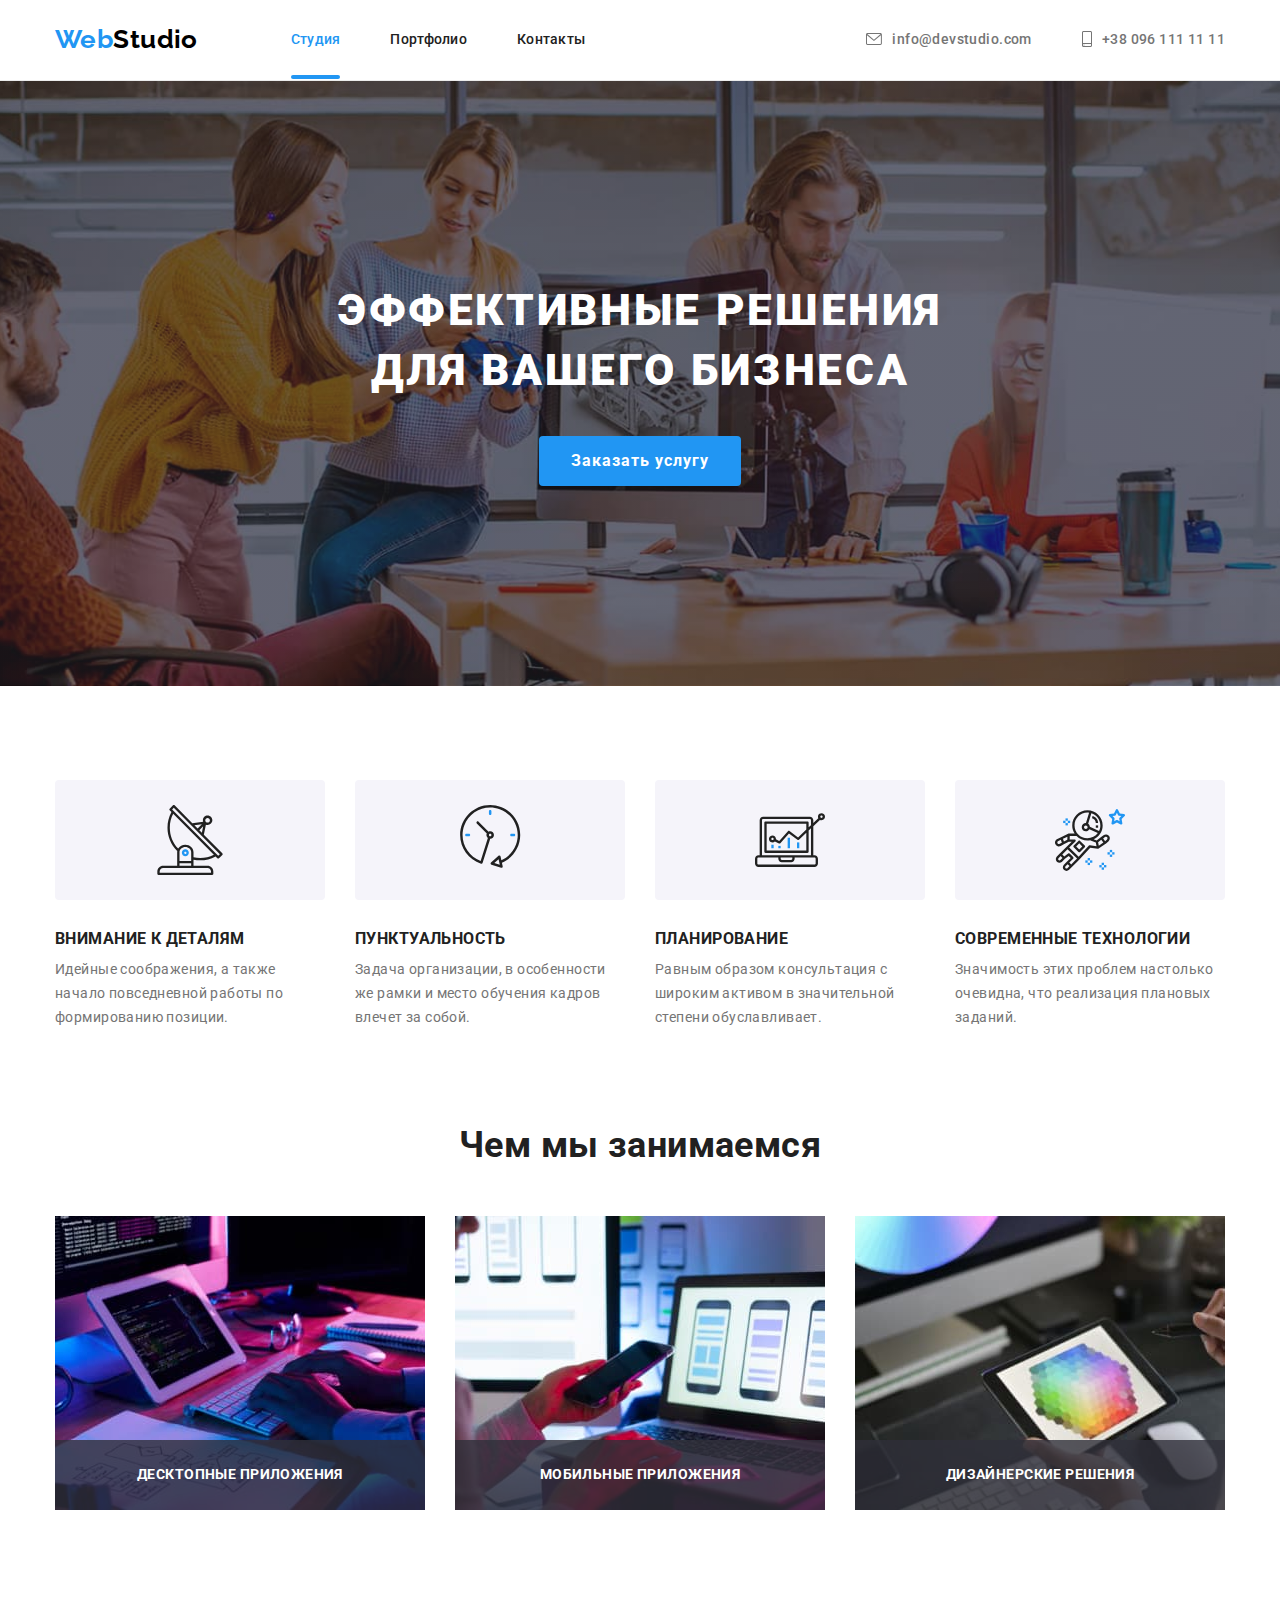
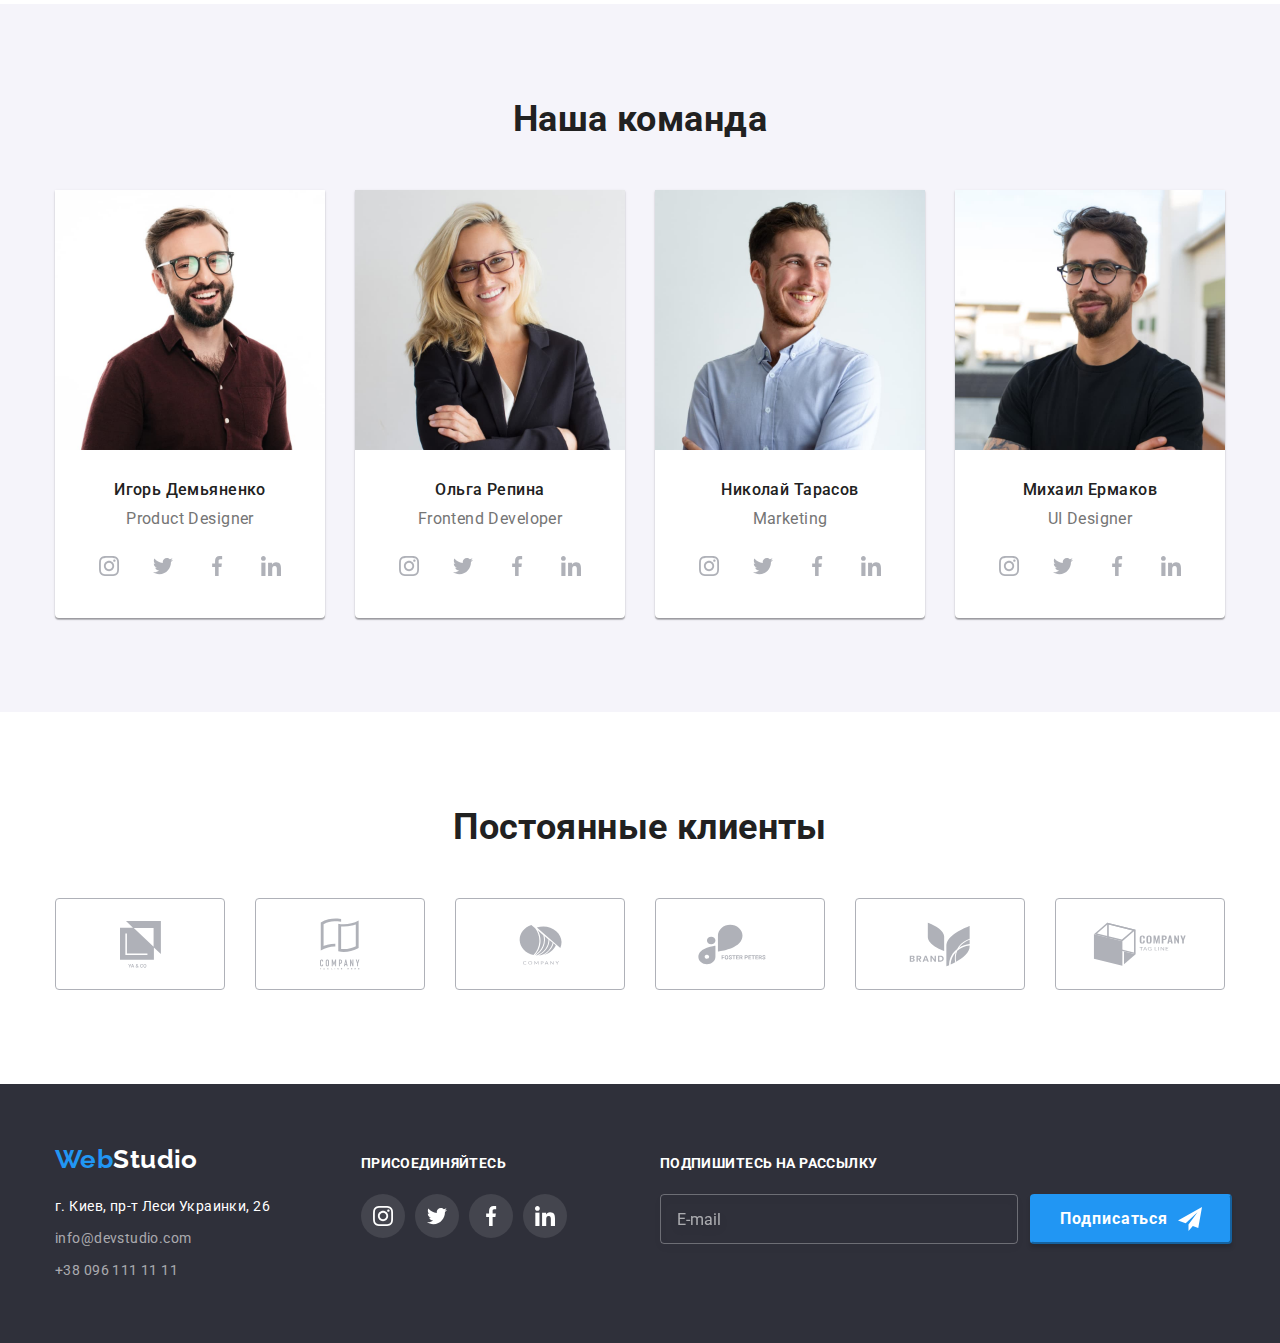
<file: index.html>
<!DOCTYPE html>
<html lang="ru">
<head>
    <meta charset="UTF-8">
    <meta name="viewport" content="width=device-width, initial-scale=1.0">
    <title>Document</title>
    <link rel="stylesheet" href="https://cdnjs.cloudflare.com/ajax/libs/modern-normalize/0.6.0/modern-normalize.min.css" />
    <link rel="stylesheet" href="./css/style.css">
    <link rel="preconnect" href="https://fonts.gstatic.com">
    <link href="https://fonts.googleapis.com/css2?family=Raleway:wght@700&family=Roboto:wght@400;500;700;900&display=swap"
        rel="stylesheet">
</head>
<body>
    <!-- Шапка сайта-->
    <header class="header">
        <div class="container header-container">
        <nav class="nav">
            <a href="./index.html" class="logo"> <span class="logo-first-part">Web</span>Studio</a>
            <ul class="nav-list list">
                <li class="nav-item"><a href="./index.html" class="link current">Студия</a> </li>
                <li class="nav-item"><a href="./portfolio.html" class="link">Портфолио</a></li>
                <li class="nav-item"><a href="" class="link">Контакты</a></li>
            </ul> 
        </nav>
        <ul class="header-contacts list">
           <li class="contact-item">
               <a href="mailto:info@devstudio.com" class="link"> <svg class="email-icon">
                <use href="./image/icons.svg#envelope"></use>
            </svg>info@devstudio.com</a></li>
           <li class="contact-item">
        <a href="tel:+380961111111" class="link"> <svg class="tell-icon">
            <use href="./image/icons.svg#smartphone"></use></svg> +38 096 111 11 11</a>
        </li> 
        </ul>
        </div>
    </header>
    <main>
<!--  Герой  -->
        <section class="hero ">
            <div class="container hero-container">
                <h1 class="hero-main-title">Эффективные решения <br> для вашего бизнеса</h1>
                <button type="button" class="button-modal" data-modal-open>Заказать услугу</button>
            </div>
        </section>
        
        <!-- Преимущества -->
        <section class="advantage section ">
            <div class="container">
            <h2 class="advantage-title visually-hidden">Преимущества</h2> <!--потом в стилях это спрятать-->
            <ul class=" advantage-list list"> 
                <li class="advantage-item">
                    <div class="advantage-icon">
                        <svg class="icon">
                            <use href="./image/icons.svg#antenna">
                            </use>
                        </svg>
                    </div>
                    <h3 class="title">Внимание к деталям</h3>
                    <p class="description">Идейные соображения, а также начало повседневной работы по формированию позиции.</p>
                </li>
                <li class="advantage-item">
                    <div class="advantage-icon">
                        <svg class="icon" >
                            <use href="./image/icons.svg#clock">
                            </use>
                        </svg>
                    </div>
                    <h3 class="title">Пунктуальность</h3>
                    <p class="description">Задача организации, в особенности же рамки и место обучения кадров влечет за собой.</p>
                </li>
                <li class="advantage-item">
                    <div class="advantage-icon">
                        <svg class="icon">
                            <use href="./image/icons.svg#diagram">
                            </use>
                        </svg>
                    </div>
                    <h3 class="title">Планирование</h3>
                    <p class="description">Равным образом консультация с широким активом в значительной степени обуславливает.</p>
                </li>
                <li class="advantage-item">
                    <div class="advantage-icon">
                        <svg class="icon">
                            <use href="./image/icons.svg#astronaut">
                            </use>
                        </svg>
                    </div>
                    <h3 class="title">Современные технологии</h3>
                    <p class="description">Значимость этих проблем настолько очевидна, что реализация плановых заданий.</p>
                </li>
            </ul>
            </div>
        </section>
<!--  чем мы занимаемся  -->
        <section class="services section">
             <div class="container">
            <h2 class="services-title">Чем мы занимаемся</h2>
            <ul class="services-list list">
                <li class="services-item"><img src="./image/box1.jpg" alt="первое занятие" width="370">
                <p class="services-description">Десктопные приложения</p>
                </li>
                <li class="services-item"><img src="./image/box2.jpg" alt="второе занятие" width="370">
                <p class="services-description">Мобильные приложения</p>
                </li>
                <li class="services-item"><img src="./image/box3.jpg" alt="третее занятие" width="370">
                <p class="services-description" >Дизайнерские решения</p>
                </li>
            </ul>
            </div>
        </section>
<!--  Наша команда  -->
        <section class="team section">
            <div class="container"> 
            <h2 class="team-title">Наша команда</h2>
            <ul class="team-list list">
                <li class="team-item"><img src="./image/teamCard1.jpg" alt="фото" width="270">
                    <div class="teamcard">
                        <h3 class="title">Игорь Демьяненко</h3>
                        <p class="profession">Product Designer</p>
                        <ul class="social-list list">
                            <li class="social-list-item">
                                <a href="" class="social-list-link link">
                                    <svg class="social-list-icon">
                                        <use href="./image/icons.svg#instagram"></use>
                                    </svg>
                                </a>
                            </li>
                            <li class="social-list-item">
                                <a href="" class="social-list-link link">
                                    <svg class="social-list-icon">
                                        <use href="./image/icons.svg#twitter"></use>
                                    </svg>
                                </a>
                            </li>
                            <li class="social-list-item">
                                <a href="" class="social-list-link link">
                                    <svg class="social-list-icon">
                                        <use href="./image/icons.svg#facebook"></use>
                                    </svg>
                                </a>
                            </li>
                            <li class="social-list-item">
                                <a href="" class="social-list-link link">
                                    <svg class="social-list-icon">
                                        <use href="./image/icons.svg#linkedin"></use>
                                    </svg>
                                </a>
                            </li>
                        </ul>
                    </div>
                </li>
                <li class="team-item"><img src="./image/teamCard2.jpg" alt="фото" width="270">
                    <div class="teamcard">
                        <h3 class="title">Ольга Репина</h3>
                        <p class="profession">Frontend Developer</p>
                        <ul class="social-list list">
                            <li class="social-list-item">
                                <a href="" class="social-list-link link">
                                    <svg class="social-list-icon">
                                        <use href="./image/icons.svg#instagram"></use>
                                    </svg>
                                </a>
                            </li>
                            <li class="social-list-item">
                                <a href="" class="social-list-link link">
                                    <svg class="social-list-icon">
                                        <use href="./image/icons.svg#twitter"></use>
                                    </svg>
                                </a>
                            </li>
                            <li class="social-list-item">
                                <a href="" class="social-list-link link">
                                    <svg class="social-list-icon">
                                        <use href="./image/icons.svg#facebook"></use>
                                    </svg>
                                </a>
                            </li>
                            <li class="social-list-item">
                                <a href="" class="social-list-link link">
                                    <svg class="social-list-icon">
                                        <use href="./image/icons.svg#linkedin"></use>
                                    </svg>
                                </a>
                            </li>
                        </ul>
                    </div>
                </li>
                <li class="team-item"><img src="./image/teamCard3.jpg" alt="фото" width="270">
                    <div class="teamcard">
                        <h3 class="title">Николай Тарасов</h3>
                        <p class="profession">Marketing</p>
                        <ul class="social-list list">
                            <li class="social-list-item">
                                <a href="" class="social-list-link link">
                                    <svg class="social-list-icon">
                                        <use href="./image/icons.svg#instagram"></use>
                                    </svg>
                                </a>
                            </li>
                            <li class="social-list-item">
                                <a href="" class="social-list-link link">
                                    <svg class="social-list-icon">
                                        <use href="./image/icons.svg#twitter"></use>
                                    </svg>
                                </a>
                            </li>
                            <li class="social-list-item">
                                <a href="" class="social-list-link link">
                                    <svg class="social-list-icon">
                                        <use href="./image/icons.svg#facebook"></use>
                                    </svg>
                                </a>
                            </li>
                            <li class="social-list-item">
                                <a href="" class="social-list-link link">
                                    <svg class="social-list-icon">
                                        <use href="./image/icons.svg#linkedin"></use>
                                    </svg>
                                </a>
                            </li>
                        </ul>                    
                    </div>
                </li>
                <li class="team-item"><img src="./image/teamCard4.jpg" alt="фото" width="270">
                    <div class="teamcard">
                        <h3 class="title">Михаил Ермаков</h3>
                        <p class="profession">UI Designer</p>
                        <ul class="social-list list">
                            <li class="social-list-item">
                                <a href="" class="social-list-link link">
                                    <svg class="social-list-icon">
                                        <use href="./image/icons.svg#instagram"></use>
                                    </svg>
                                </a>
                            </li>
                            <li class="social-list-item">
                                <a href="" class="social-list-link link">
                                    <svg class="social-list-icon">
                                        <use href="./image/icons.svg#twitter"></use>
                                    </svg>
                                </a>
                            </li>
                            <li class="social-list-item">
                                <a href="" class="social-list-link link">
                                    <svg class="social-list-icon">
                                        <use href="./image/icons.svg#facebook"></use>
                                    </svg>
                                </a>
                            </li>
                            <li class="social-list-item">
                                <a href="" class="social-list-link link">
                                    <svg class="social-list-icon">
                                        <use href="./image/icons.svg#linkedin"></use>
                                    </svg>
                                </a>
                            </li>
                        </ul>
                    </div>
                </li>
            </ul>
        </div>
        </section>
        <!-- Постоянные клиенты -->
        <section class="section">
            <div class="container">
            <h2 class="company-title">Постоянные клиенты</h2>
            <ul class="company-list list">
                <li class="company-list-item">
                    <a href="" class="company-list-link link">
                        <svg class="company-list-icon" width="41px" height="57px" >
                            <use href="./image/icons.svg#company1" ></use>
                        </svg>
                    </a>
                </li>
                <li class="company-list-item">
                    <a href="" class="company-list-link link">
                        <svg class="company-list-icon" width="40px" height="52px">
                            <use href="./image/icons.svg#company2"></use>
                        </svg>
                    </a>
                </li>
                <li class="company-list-item">
                    <a href="" class="company-list-link link">
                        <svg class="company-list-icon" width="43px" height="41px">
                            <use href="./image/icons.svg#company3" ></use>
                        </svg>
                    </a>
                </li>
                <li class="company-list-item">
                    <a href="" class="company-list-link link">
                        <svg class="company-list-icon" width="84px" height="41px">
                            <use href="./image/icons.svg#company4"></use>
                        </svg>
                    </a>
                </li>
                <li class="company-list-item">
                    <a href="" class="company-list-link link">
                        <svg class="company-list-icon" width="62px" height="45px">
                            <use href="./image/icons.svg#company5"></use>
                        </svg>
                    </a>
                </li>
                <li class="company-list-item">
                    <a href="" class="company-list-link link">
                        <svg class="company-list-icon" width="94px" height="44px">
                            <use href="./image/icons.svg#company6"></use>
                        </svg>
                    </a>
                </li>
            </ul> 
            </div>
        </section>
    </main>
<!--  Подвал  -->
    <footer class="footer">
        <div class="container footer-conteiner">
            <div class="logo-address">
            <div class="footer-logo"><a href="./index.html" class="logo"> <span class="logo-first-part">Web</span>Studio</a>
            </div>
            <address class="footer-address">
                <ul class=" footer-address-list list">
                    <li class="footer-address-item"><a href="https://goo.gl/maps/7bhKxrSPHDtLt3ww5" class="map link">г. Киев, пр-т
                            Леси Украинки, 26</a></li>
                    <li class="footer-address-item"><a href="mailto:info@devstudio.com" class="link">info@devstudio.com </a></li>
                    <li class="footer-address-item"><a href="tel:+380961111111" class="link">+38 096 111 11 11</a></li>
                </ul>
            </address>
        </div>
        <div class="social-link">
            <h3 class="get-in">Присоединяйтесь</h3>
        <ul class="social-list list">
            <li class="social-list-item">
                <a href="" class="social-list-link link">
                    <svg class="social-list-icon">
                        <use href="./image/icons.svg#instagram"></use>
                    </svg>
                </a>
            </li>
            <li class="social-list-item">
                <a href="" class="social-list-link link">
                    <svg class="social-list-icon">
                        <use href="./image/icons.svg#twitter"></use>
                    </svg>
                </a>
            </li>
            <li class="social-list-item">
                <a href="" class="social-list-link link">
                    <svg class="social-list-icon">
                        <use href="./image/icons.svg#facebook"></use>
                    </svg>
                </a>
            </li>
            <li class="social-list-item">
                <a href="" class="social-list-link link">
                    <svg class="social-list-icon">
                        <use href="./image/icons.svg#linkedin"></use>
                    </svg>
                </a>
            </li>
        </ul>
        </div>
        <form class="form-subscribe">
            <p class="subscribe-title">Подпишитесь на рассылку</p>
            <div class="conteiner-subscribe">
            <label class="">
                <input class="form-subscribe-input" type="email" placeholder="E-mail">
            </label>
            <button type="submit" class="subscribe-form-button">
                <span class="subscribe-submit-icon">Подписаться
                    <svg class="submit-icon">
                        <use href="./image/icons.svg#icon-send">
                        </use>
                    </svg>
                </span>
            </button>
            </div>
        </form>
    </div>
    </footer>
<div class="backdrop is-hidden" data-modal>  <!--   -->
    <div class="modal"> 
        <button type="button" class="modal-close-botton" data-modal-close>
        <svg class="modal-icon-close">
            <use href="./image/icons.svg#icon-close"></use>
        </svg>
    </button>
    <p class="modal-header">Оставьте свои данные, мы вам перезвоним</p> 

    <form class="modal-form">
        <label class="modal-form-field">
            Имя
        <span class="modal-form-input-wrapper">
            <input class="modal-form-input" type="text" name="lead-name" minlength="2" required>
            <svg class="form-input-icon">
                <use href="./image/icons.svg#icon-person"></use>
            </svg>
        </span>
        </label>
        <label class="modal-form-field">
            Телефон
            <span class="modal-form-input-wrapper">
                <input class="modal-form-input" type="tel" name="lead-tel" pattern="[0-9]{3}-[0-9]{3}-[0-9]{2}-[0-9]{2}" title="096-111-11-11" required>
                <svg class="form-input-icon">
                    <use href="./image/icons.svg#icon-phone"></use>
                </svg>
            </span>
        </label>
        <label class="modal-form-field">
            Почта
            <span class="modal-form-input-wrapper">
                <input class="modal-form-input" type="tel" name="lead-email" required>
                <svg class="form-input-icon">
                    <use href="./image/icons.svg#icon-email"></use>
                </svg>
            </span>
        </label>
        <label class="modal-form-field">
            Комментарий
            <textarea class="modal-form-comment" name="lead-message"  placeholder="Введите текст"></textarea>
        </label> 
       <div class="modal-form-checkbox">
<label for="checkbox-policy" class="modal-form-checkbox-policy">
    <input type="checkbox" name="lead-policy" class="modal-form-checkbox visually-hidden-checkbox" id="checkbox-policy"
        required>
    <span class="form-icon-checkbox">
        <svg class="icon-checkbox">
            <use href="./image/icons.svg#icon-cheked"></use>
        </svg>
    </span>
</label>
<p class="modal-form-policy-title">Соглашаюсь с рассылкой и принимаю
    <a class="modal-form-policy-link" href="">Условия договора</a>
</p>
       </div>         

        <button type="submit" class="modal-form-button">Отправить</button>
    </form>
    </div>
</div>
    <script src="./js/modal.js"></script>
</body>
</html>
</file>
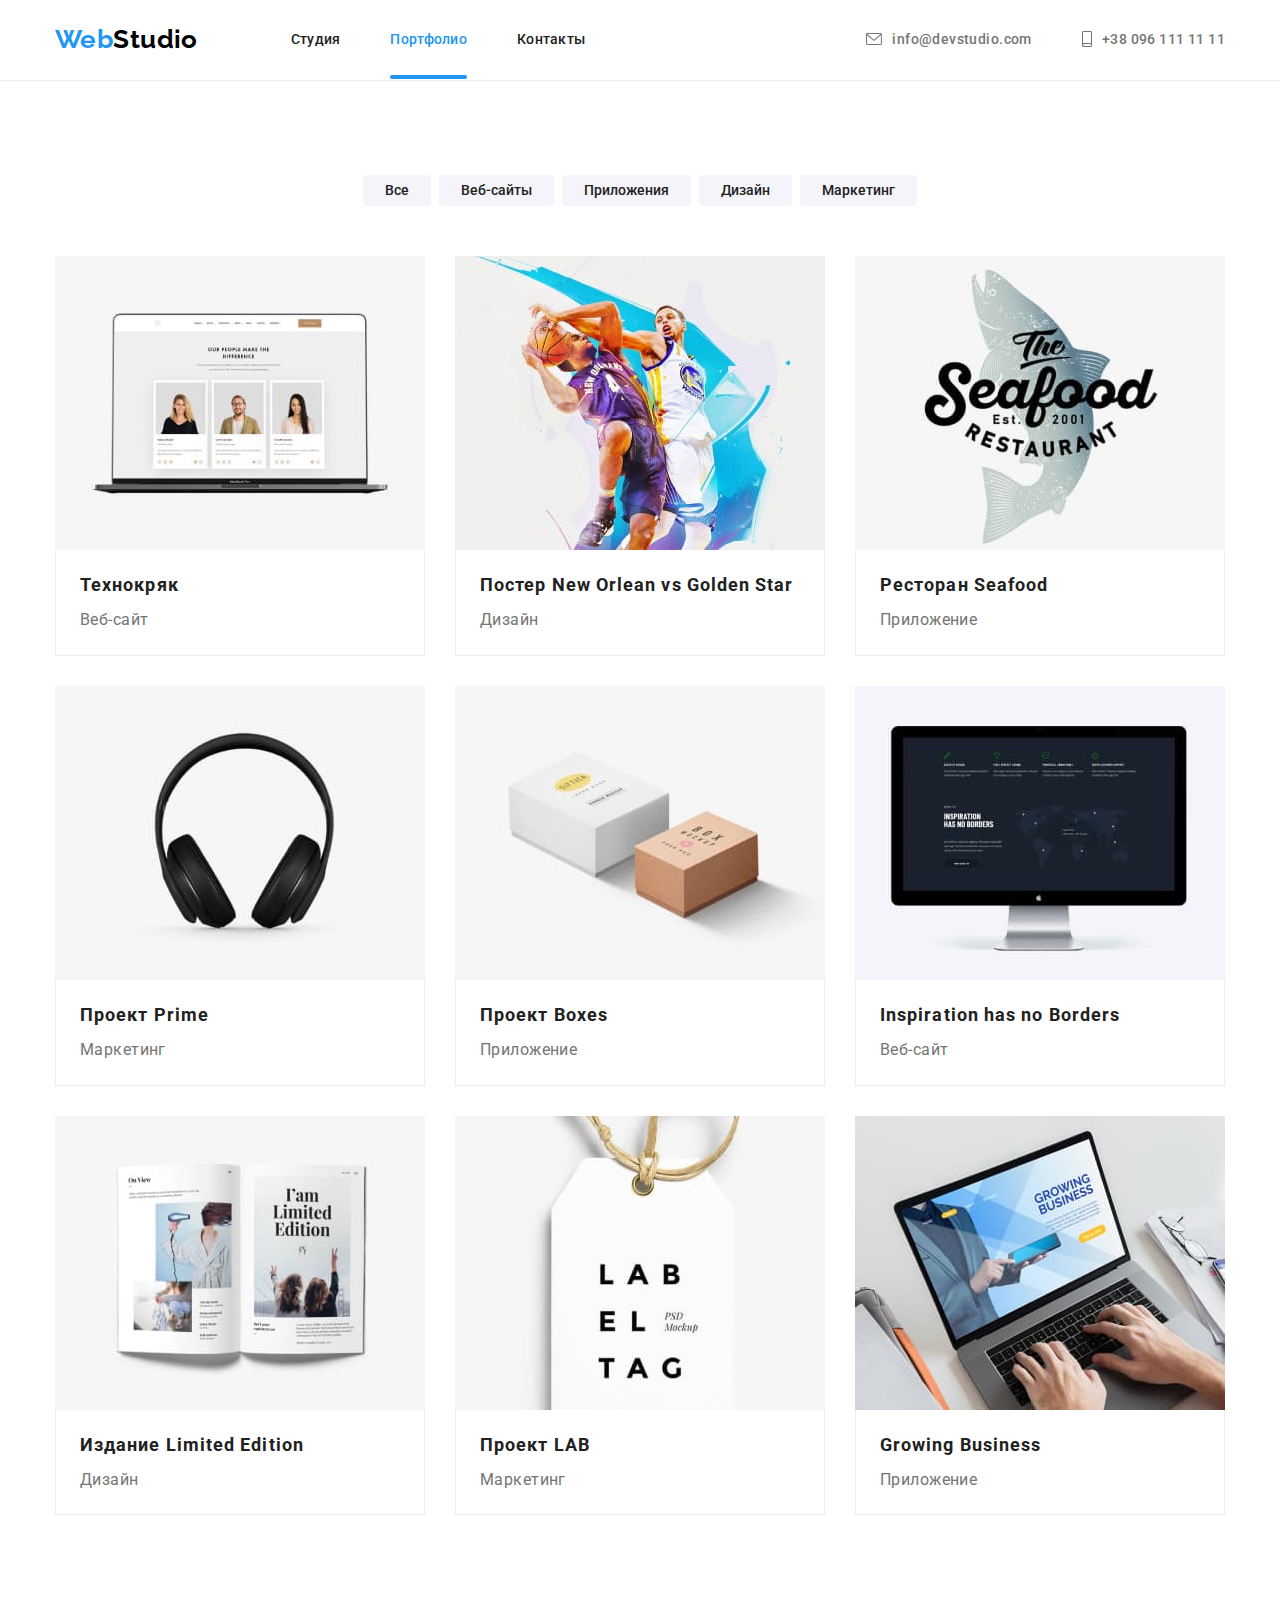
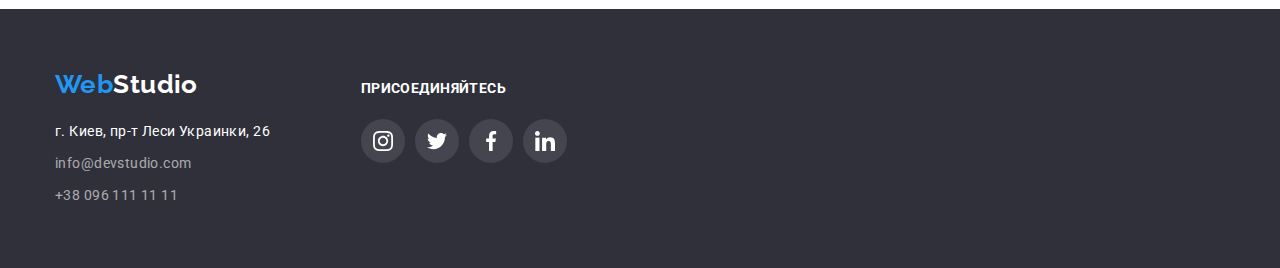
<file: portfolio.html>
<!DOCTYPE html>
<html lang="ru">
<head>
    <meta charset="UTF-8">
    <meta name="viewport" content="width=device-width, initial-scale=1.0">
    <title>Document</title>
    <link rel="stylesheet" href="https://cdnjs.cloudflare.com/ajax/libs/modern-normalize/0.6.0/modern-normalize.min.css" />
    <link rel="stylesheet" href="./css/style.css">
    <link rel="preconnect" href="https://fonts.gstatic.com">
    <link href="https://fonts.googleapis.com/css2?family=Raleway:wght@700&family=Roboto:wght@400;500;700&display=swap"
        rel="stylesheet">
</head>
<body>
    <!-- Шапка сайта-->
<header class="header">
    <div class="container header-container">
        <nav class="nav">
            <a href="./index.html" class="logo"> <span class="logo-first-part">Web</span>Studio</a>
            <ul class="nav-list list">
                <li class="nav-item"><a href="./index.html" class="link ">Студия</a> </li>
                <li class="nav-item"><a href="./portfolio.html" class="link current">Портфолио</a></li>
                <li class="nav-item"><a href="" class="link">Контакты</a></li>
            </ul>
        </nav>
        <ul class="header-contacts list">
            <li class="contact-item">
                <a href="mailto:info@devstudio.com" class="link"> <svg class="email-icon">
                        <use href="./image/icons.svg#envelope"></use>
                    </svg>info@devstudio.com</a>
            </li>
            <li class="contact-item">
                <a href="tel:+380961111111" class="link"> <svg class="tell-icon">
                        <use href="./image/icons.svg#smartphone"></use>
                    </svg> +38 096 111 11 11</a>
            </li>
        </ul>
    </div>
</header>    <main>
        <!--  Фильтр  -->
        <section class="section">
            <div class="container">
            <ul class="portfolio-filtr list">
                <li class="filtr-item"><button type="button" class="button">Все</button></li>
                <li class="filtr-item"><button type="button" class="button">Веб-сайты</button></li>
                <li class="filtr-item"><button type="button" class="button">Приложения</button></li>
                <li class="filtr-item"><button type="button" class="button">Дизайн</button></li>
                <li class="filtr-item"><button type="button" class="button">Маркетинг</button></li>
            </ul>
            <ul  class="portfolio-list list">
                <li class="portfolio-item"> 
                    <a href="" class="portfolio-link link">
                        <div class="portfolio-list-img-wrapper" >
                            <img src="./image/portfolio/project1.jpg" width="370" alt="project1">
                            <p class="portfolio-list-overlay">Технокряк это современная площадка распространения коронавируса. Компании используют эту
                                платформу для цифрового
                                шпионажа и атак на защищённые сервера конкурентов.</p>
                        </div>
                        <div class="portflio-text-position">
                            <h2 class="portfolio-title">Технокряк</h2>
                            <p class="description">Веб-сайт</p>
                        </div> 
                     </a>
                </li>
                <li class="portfolio-item"> 
                    <a href="" class=" portfolio-link link"> 
                        <div class="portfolio-list-img-wrapper">
                            <img src="./image/portfolio/project2.jpg" width="370" alt="project2">
                            <p class="portfolio-list-overlay">Технокряк это современная площадка распространения коронавируса. Компании используют эту платформу для цифрового шпионажа и атак на защищённые сервера конкурентов.</p>
                            </div>
                    <div class="portflio-text-position">
                        <h2 class="portfolio-title">Постер New Orlean vs Golden Star</h2>
                        <p class="description">Дизайн</p>
                    </div> 
                </a>
                </li>
                <li class="portfolio-item">
                    <a href="" class="portfolio-link link">
                        <div class="portfolio-list-img-wrapper">
                            <img src="./image/portfolio/project3.jpg" width="370" alt="project3">
                            <p class="portfolio-list-overlay">Технокряк это современная площадка распространения коронавируса. Компании используют эту платформу для цифрового шпионажа и атак на защищённые сервера конкурентов.</p>
                        </div>
                        <div class="portflio-text-position">
                            <h2 class="portfolio-title">Ресторан Seafood</h2>
                            <p class="description">Приложение</p>
                        </div>
                    </a>
                </li> 
                <li class="portfolio-item">
                    <a href="" class="portfolio-link link"> 
                        <div class="portfolio-list-img-wrapper">
                        <img src="./image/portfolio/project4.jpg" width="370" alt="project4">
                            <p class="portfolio-list-overlay">Технокряк это современная площадка распространения коронавируса. Компании
                                используют эту платформу для цифрового шпионажа и атак на защищённые сервера конкурентов.</p>
                        </div>
                        <div class="portflio-text-position">
                          <h2 class="portfolio-title">Проект Prime</h2>
                           <p class="description">Маркетинг</p>
                        </div>
                    </a>
                </li> 
                <li class="portfolio-item">
                    <a href="" class="portfolio-link link">
                        <div class="portfolio-list-img-wrapper">
                        <img src="./image/portfolio/project5.jpg" width="370" alt="project5">
                            <p class="portfolio-list-overlay">Технокряк это современная площадка распространения коронавируса. Компании
                                используют эту платформу для цифрового шпионажа и атак на защищённые сервера конкурентов.</p>
                        </div>
                        <div class="portflio-text-position">
                          <h2 class="portfolio-title">Проект Boxes</h2>
                          <p class="description">Приложение</p>
                        </div>
                    </a>
                </li> 
                <li class="portfolio-item">
                    <a href="" class="portfolio-link link">
                        <div class="portfolio-list-img-wrapper">
                        <img src="./image/portfolio/project6.jpg" width="370" alt="project6">
                            <p class="portfolio-list-overlay">Технокряк это современная площадка распространения коронавируса. Компании
                                используют эту платформу для цифрового шпионажа и атак на защищённые сервера конкурентов.</p>
                        </div>
                        <div class="portflio-text-position">
                           <h2 class="portfolio-title">Inspiration has no Borders</h2>
                          <p class="description">Веб-сайт</p>
                        </div>
                    </a>
                </li> 
                <li class="portfolio-item">
                    <a href="" class="portfolio-link link">
                        <div class="portfolio-list-img-wrapper">
                        <img src="./image/portfolio/project7.jpg" width="370" alt="project7">
                            <p class="portfolio-list-overlay">Технокряк это современная площадка распространения коронавируса. Компании
                                используют эту платформу для цифрового шпионажа и атак на защищённые сервера конкурентов.</p>
                        </div>
                         <div class="portflio-text-position">
                             <h2 class="portfolio-title">Издание Limited Edition</h2>
                             <p class="description">Дизайн</p>
                         </div>
                    </a>
                </li> 
                <li class="portfolio-item">
                    <a href="" class="portfolio-link link"> 
                        <div class="portfolio-list-img-wrapper">
                        <img src="./image/portfolio/project8.jpg" width="370" alt="project8">
                            <p class="portfolio-list-overlay">Технокряк это современная площадка распространения коронавируса. Компании
                                используют эту платформу для цифрового шпионажа и атак на защищённые сервера конкурентов.</p>
                        </div>
                        <div class="portflio-text-position">
                            <h2 class="portfolio-title">Проект LAB</h2>
                            <p class="description">Маркетинг</p>
                        </div>
                    </a>
                </li> 
                <li class="portfolio-item">
                    <a href="" class="portfolio-link link">
                        <div class="portfolio-list-img-wrapper">
                            <img src="./image/portfolio/project9.jpg" width="370" alt="project9">
                            <p class="portfolio-list-overlay">Технокряк это современная площадка распространения коронавируса. Компании
                                используют эту платформу для цифрового шпионажа и атак на защищённые сервера конкурентов.</p>
                        </div>
                        <div class="portflio-text-position">
                            <h2 class="portfolio-title">Growing Business</h2>
                            <p class="description">Приложение</p>
                        </div>
                    </a>
                </li> 
            </ul>
            </div>
        </section>
    </main>
    <!--  Подвал  -->
    <footer class="footer">
        <div class="container footer-conteiner">
            <div class="logo-address">
                <div class="footer-logo"><a href="./index.html" class="logo"> <span
                            class="logo-first-part">Web</span>Studio</a>
                </div>
                <address class="footer-address">
                <ul class=" footer-address-list list">
                    <li class="footer-address-item"><a href="https://goo.gl/maps/7bhKxrSPHDtLt3ww5" class="map link">г. Киев, пр-т
                            Леси Украинки, 26</a></li>
                    <li class="footer-address-item"><a href="mailto:info@devstudio.com" class="link">info@devstudio.com </a></li>
                    <li class="footer-address-item"><a href="tel:+380961111111" class="link">+38 096 111 11 11</a></li>
                </ul>
                </address>
            </div>
            <div class="social-link">
                <h3 class="get-in">Присоединяйтесь</h3>
                <ul class="social-list list">
                    <li class="social-list-item">
                        <a href="" class="social-list-link link">
                            <svg class="social-list-icon">
                                <use href="./image/icons.svg#instagram"></use>
                            </svg>
                        </a>
                    </li>
                    <li class="social-list-item">
                        <a href="" class="social-list-link link">
                            <svg class="social-list-icon">
                                <use href="./image/icons.svg#twitter"></use>
                            </svg>
                        </a>
                    </li>
                    <li class="social-list-item">
                        <a href="" class="social-list-link link">
                            <svg class="social-list-icon">
                                <use href="./image/icons.svg#facebook"></use>
                            </svg>
                        </a>
                    </li>
                    <li class="social-list-item">
                        <a href="" class="social-list-link link">
                            <svg class="social-list-icon">
                                <use href="./image/icons.svg#linkedin"></use>
                            </svg>
                        </a>
                    </li>
                </ul>
            </div>
        </div>
    </footer>
</body>

</html>
</file>
<file: css/style.css>
/* цвет основного текста rgba(33, 33, 33, 1)
 */
/* вторичный цвет текста rgba(117, 117, 117, 1) 
;
 */
/* белый rgba(255, 255, 255, 1)  */
/* акцент rgba(33, 150, 243, 1)
 */
/* вторичный цвет фона rgba(245, 244, 250, 1) */

:root {
  --primary-text-color: rgba(117, 117, 117, 1);
  --title-text-color: rgba(33, 33, 33, 1);
  --accent-color: rgba(33, 150, 243, 1);
  --primary-white-color: rgba(255, 255, 255, 1);
  --secondary-grey-color: rgba(245, 244, 250, 1);
  --primary-logo-color: rgba(0, 0, 0, 1);
  --footer-contacts-color: rgba(255, 255, 255, 0.6);
  --border-header-bottom: rgba(236, 236, 236, 1);
  --background-color: rgba(47, 48, 58, 1);
  --social-link-color: rgba(175, 177, 184, 1);
}

body {
  background-color: var(--primary-white-color);
  color: var(--primary-text-color);
  font-family: 'Roboto', sans-serif;
  font-weight: normal;
  font-size: 14px;
  letter-spacing: 0.03em;
}
/* ------------------------------- Components ------------------------------- */

.list {
  list-style: none;
}
.link {
  text-decoration: none;
}
h1,
h2,
h3,
h4,
h5,
p {
  margin-top: 0;
  margin-bottom: 0;
}
ul,
li {
  margin-top: 0;
  margin-bottom: 0;
  padding-left: 0;
}
img {
  display: block;
}
.container {
  margin: 0 auto;
  width: 1200px;
  padding-left: 15px;
  padding-right: 15px;
}
.section {
  padding-top: 94px;
  padding-bottom: 94px;
}

/* ----------------------------- End  Components ---------------------------- */

/* --------------------------------- Header --------------------------------- */
/* ---------------------------------- logo ---------------------------------- */
.header {
  border-bottom: 1px solid var(--border-header-bottom);
  padding-top: 24px;
  padding-bottom: 25px;
}
.header-container {
  display: flex;
  align-items: center;
  justify-content: space-between;
}
.nav {
  display: flex;
  align-items: center;
}
.nav-list {
  display: flex;
  align-items: center;
}
.nav-item:not(:last-child) {
  margin-right: 50px;
}
.logo {
  font-family: 'Raleway', sans-serif;
  font-weight: bold;
  font-size: 26px;
  line-height: 1.19;
  text-decoration: none;
  margin-right: 93px;
}
.logo-first-part {
  color: var(--accent-color);
}
.header .logo {
  color: var(--primary-logo-color);
}
/*                                  End logo                                  */

.nav-list .link {
  position: relative;
  color: var(--title-text-color);
  font-weight: 500;
  line-height: 1.14;
  letter-spacing: 0.02em;
  padding-top: 32px;
  padding-bottom: 32px;
  transition: color 250ms cubic-bezier(0.4, 0, 0.2, 1);
}
.header-contacts {
  display: flex;
  align-items: center;
}
.contact-item .link {
  display: flex;
  align-items: center;
  transition: color 250ms cubic-bezier(0.4, 0, 0.2, 1);
}

.contact-item:not(:last-child) {
  margin-right: 50px;
}
.header-contacts .link {
  color: var(--primary-text-color);
  font-weight: 500;
}
.email-icon {
  content: '';
  width: 16px;
  height: 12px;
  margin-right: 10px;
  fill: currentColor;
}
.tell-icon {
  content: '';
  width: 10px;
  height: 16px;
  margin-right: 10px;
  fill: currentColor;
}
.nav-list .link:hover,
.nav-list .link:focus,
.contact-item .link:hover,
.contact-item .link:focus {
  color: var(--accent-color);
}

.nav-list .link.current {
  color: var(--accent-color);
}
.current::after {
  position: absolute;
  bottom: 0;
  left: 0;
  content: '';
  display: block;
  width: 100%;
  height: 4px;
  background-color: var(--accent-color);
  border-radius: 2px;
}

/* ------------------------------ End header ------------------------------ */

/* ---------------------------------- Hero ---------------------------------- */

.hero {
  background-color: var(--background-color);
  padding-top: 200px;
  padding-bottom: 200px;
  text-align: center;
  background-image: linear-gradient(
      rgba(47, 48, 58, 0.4),
      rgba(47, 48, 58, 0.4)
    ),
    url('../image/hero/bg.jpg ');
  background-repeat: no-repeat;
  background-position: center;
  background-size: cover;
}
.hero-main-title {
  color: var(--primary-white-color);
  font-weight: 900;
  font-size: 44px;
  line-height: 1.36;
  text-align: center;
  letter-spacing: 0.06em;
  text-transform: uppercase;
  /* Так можно делать или это полный пипец? */
  margin-bottom: 35px;
}
/* Button */
.button-modal {
  color: var(--primary-white-color);
  background-color: var(--accent-color);
  font-weight: bold;
  font-size: 16px;
  line-height: 1.87;
  text-align: center;
  letter-spacing: 0.06em;
  cursor: pointer;
  padding: 10px 32px;
  border: none;
  box-shadow: 0px 4px 4px rgba(0, 0, 0, 0.15);
  border-radius: 4px;
  transition: background-color 250ms cubic-bezier(0.4, 0, 0.2, 1);
}
.button-modal:focus,
.button-modal:hover {
  background-color: rgb(24, 140, 232);
}
/* -------------------------------- End hero -------------------------------- */

/* -------------------------------- Advantage ------------------------------- */
.advantage-icon {
  display: flex;
  justify-content: center;
  align-items: center;
  width: 270px;
  height: 120px;
  margin-bottom: 30px;
  background: #f5f4fa;
  border-radius: 4px;
}

.icon {
  width: 70px;
  height: 70px;
}

.advantage {
  padding-bottom: 0;
  padding-bottom: 47px;
}
.advantage-list {
  display: flex;
  align-items: center;
  margin-left: -30px;
}
.advantage-item {
  margin-left: 30px;
  flex-basis: calc((100% - 120px) / 4);
}
.advantage-list .title {
  line-height: 1.14;
  text-transform: uppercase;
  color: var(--title-text-color);
  font-weight: bold;
  margin-bottom: 10px;
}
.advantage-list .description {
  line-height: 1.71;
}

.visually-hidden {
  position: absolute;
  width: 1px;
  height: 1px;
  margin: -1px;
  border: 0;
  padding: 0;
  white-space: nowrap;
  clip-path: inset(100%);
  clip: rect(0 0 0 0);
  overflow: hidden;
}
.visually-hidden-checkbox {
  position: absolute !important;
  clip: rect(1px 1px 1px 1px); /* IE6, IE7 */
  clip: rect(1px, 1px, 1px, 1px);
  padding: 0 !important;
  border: 0 !important;
  height: 1px !important;
  width: 1px !important;
  overflow: hidden;
}
/* ------------------------------ End Advantage ----------------------------- */

/* -------------------------------- Services -------------------------------- */
.services {
  padding-top: 0;
  padding-top: 47px;
}
.services-title {
  margin-bottom: 50px;
  font-weight: bold;
  font-size: 36px;
  line-height: 1.17;
  text-align: center;
  color: var(--title-text-color);
}
.services-list {
  display: flex;
  align-items: center;
  margin-left: -30px;
}
.services-item {
  position: relative;
  margin-left: 30px;
  flex-basis: calc((100% - 90px) / 3);
}
.services-description {
  position: absolute;
  width: 100%;
  height: 70px;
  bottom: 0;
  left: 0;
  display: flex;
  justify-content: center;
  align-items: center;
  overflow: auto;
  font-weight: 700;
  font-size: 14px;
  line-height: 1.14;
  text-align: center;
  text-transform: uppercase;
  color: var(--primary-white-color);
  background-color: rgba(47, 48, 58, 0.8);
}
/* ------------------------------ End Services ------------------------------ */

/* ---------------------------------- Team ---------------------------------- */
.team {
  background-color: var(--secondary-grey-color);
}
.team-title {
  font-weight: bold;
  font-size: 36px;
  line-height: 1.17;
  text-align: center;
  color: var(--title-text-color);
  margin-bottom: 50px;
}
.team-list {
  display: flex;
  align-items: center;
  margin-left: -30px;
  margin-top: -30px;
  text-align: center;
}
.team-item {
  margin-top: 30px;
  margin-left: 30px;
  flex-basis: calc((100% - 120px) / 4);
  box-shadow: 0px 1px 3px rgba(0, 0, 0, 0.12), 0px 1px 1px rgba(0, 0, 0, 0.14),
    0px 2px 1px rgba(0, 0, 0, 0.2);
  border-radius: 0px 0px 4px 4px;
  background-color: var(--primary-white-color);
}
.team-list .title {
  font-weight: 500;
  font-size: 16px;
  line-height: 1.19;
  color: var(--title-text-color);
  margin-bottom: 10px;
}
.team-list .profession {
  font-size: 16px;
  line-height: 1.19;
  margin-bottom: 16px;
}
.teamcard {
  padding-top: 30px;
  padding-bottom: 30px;
  padding-left: 32px;
  padding-right: 32px;
}
/* социальные сети */
.social-list {
  display: flex;
  justify-content: space-between;
}

.social-list-link {
  display: flex;
  justify-content: center;
  align-items: center;
  width: 44px;
  height: 44px;
  border-radius: 50%;
  background-color: var(--primary-white-color);
  transition: background-color 250ms cubic-bezier(0.4, 0, 0.2, 1);
}

.social-list-icon {
  width: 20px;
  height: 20px;
  fill: var(--social-link-color);
  transition: fill 250ms cubic-bezier(0.4, 0, 0.2, 1);
}
.social-list-link:hover,
.social-list-link:focus {
  background-color: var(--accent-color);
}
.social-list-link:hover .social-list-icon,
.social-list-link:focus .social-list-icon {
  fill: var(--primary-white-color);
}

/* -------------------------------- End team -------------------------------- */

/* company */
.company-title {
  font-weight: bold;
  font-size: 36px;
  line-height: 1.17;
  text-align: center;
  color: var(--title-text-color);
  margin-bottom: 50px;
}

.company-list {
  display: flex;
}
.company-list-link {
  display: flex;
  box-sizing: border-box;
  justify-content: center;
  align-items: center;
  width: 170px;
  height: 92px;
  border: 1px solid #afb1b8;
  border-radius: 4px;
  transition: border-color 250ms cubic-bezier(0.4, 0, 0.2, 1);
}
.company-list-item:not(:last-child) {
  margin-right: 30px;
}

.company-list-icon {
  fill: var(--social-link-color);
  transition: fill 250ms cubic-bezier(0.4, 0, 0.2, 1);
}
.company-list-item:hover .company-list-link,
.company-list-item:focus .company-list-link {
  border-color: var(--accent-color);
}

.company-list-link:hover .company-list-icon,
.company-list-link:focus .company-list-icon {
  fill: var(--accent-color);
}

/*  end company */
/* --------------------------------- Footer --------------------------------- */
/* ---------------------------------- logo ---------------------------------- */

.footer .logo {
  color: var(--primary-white-color);
}
.footer-logo {
  margin-bottom: 20px;
}
/*                                  End logo                                  */
.footer {
  background-color: var(--background-color);
  padding-top: 60px;
  padding-bottom: 60px;
}
.footer-conteiner {
  display: flex;
  align-items: baseline;
}
.logo-address {
  margin-right: 70px;
}
.footer-address-list .link {
  line-height: 1.71;
  color: var(--footer-contacts-color);
  font-style: normal;
  transition: color 250ms cubic-bezier(0.4, 0, 0.2, 1);
}
.footer-address-list {
  display: flex;
  flex-direction: column;
}
.footer-address-item:not(:last-child) {
  margin-bottom: 8px;
}
.footer-address-list .map {
  color: var(--primary-white-color);
}

.footer-address-list .link:hover,
.footer-address-list .link:focus {
  color: var(--accent-color);
}
/* Социальные ссылки */
.get-in,
.subscribe-title {
  margin-bottom: 22px;
  text-transform: uppercase;
  font-weight: bold;
  font-size: 14px;
  line-height: 1.14;
  color: var(--primary-white-color);
}

.footer .social-list {
  padding: 0;
}
.footer .social-list-item:not(:last-child) {
  margin-right: 10px;
}
.footer .social-list-link {
  background-color: rgb(68, 69, 78);
  transition: background-color 250ms cubic-bezier(0.4, 0, 0.2, 1);
}
.footer .social-list-icon {
  fill: var(--primary-white-color);
}

.footer.social-list-link:not(:last-child) {
  margin-right: 10px;
}
.footer .social-list-link:hover,
.footer .social-list-link:focus {
  background-color: var(--accent-color);
}
/* Form-subscribe */
.form-subscribe {
  display: block;
  margin-left: 93px;
}
.conteiner-subscribe {
  display: flex;
}
.form-subscribe-input {
  display: flex;
  width: 358px;
  height: 50px;
  padding: 15px 2px 15px 16px;
  color: var(--primary-white-color);
  border: 1px solid rgba(255, 255, 255, 0.3);
  box-sizing: border-box;
  filter: drop-shadow(0px 4px 4px rgba(0, 0, 0, 0.15));
  border-radius: 4px;
  background-color: transparent;
  margin-right: 12px;
  font-size: 16px;
  line-height: 1.25;
  transition: border-color 250ms cubic-bezier(0.4, 0, 0.2, 1);
}
.form-subscribe-input::placeholder {
  font-size: 16px;
  line-height: 1.25;
  color: rgba(255, 255, 255, 0.6);
}
.subscribe-form-button {
  display: flex;
  align-items: center;
  justify-content: center;
  min-width: 200px;
  height: 50px;
  background-color: var(--accent-color);
  border-color: var(--accent-color);
  box-shadow: 0px 4px 4px rgba(0, 0, 0, 0.15);
  border-radius: 4px;
  padding: 10px 28px;
  font-weight: 700;
  font-size: 16px;
  line-height: 1.87;
  text-align: center;
  letter-spacing: 0.06em;
  color: var(--primary-white-color);
  cursor: pointer;
  transition: border-color 250ms cubic-bezier(0.4, 0, 0.2, 1),
    background-color 250ms cubic-bezier(0.4, 0, 0.2, 1);
}
.subscribe-submit-icon {
  display: flex;
  align-items: center;
}
.submit-icon {
  display: block;
  margin-left: 10px;
  width: 24px;
  height: 24px;
}
.form-subscribe-input:hover,
.form-subscribe-input:focus {
  border-color: var(--accent-color);
  outline: none;
}
.subscribe-form-button:focus,
.subscribe-form-button:hover {
  background-color: rgb(24, 140, 232);
  border-color: rgb(24, 140, 232);
}

/* -------------------------------- Portfolio ------------------------------- */
/* filtr pozition */
.portfolio-filtr {
  display: flex;
  justify-content: center;
  margin-bottom: 50px;
}
.filtr-item:not(:last-child) {
  margin-right: 8px;
}
.filtr-item:last-child {
  margin-right: 0;
}
/* End filtr pozition */

.portfolio-filtr .button {
  color: var(--title-text-color);
  background-color: var(--secondary-grey-color);
  font-weight: 500;
  line-height: 1.39;
  padding: 6px 22px;
  box-shadow: none;
  cursor: pointer;
  border: 0;
  border-radius: 4px;
  transition: background-color 250ms cubic-bezier(0.4, 0, 0.2, 1),
    box-shadow 250ms cubic-bezier(0.4, 0, 0.2, 1),
    color 250ms cubic-bezier(0.4, 0, 0.2, 1);
}
.portfolio-filtr .button:focus,
.portfolio-filtr .button:hover {
  color: var(--primary-white-color);
  background-color: var(--accent-color);
  box-shadow: 0px 3px 1px rgba(0, 0, 0, 0.1), 0px 1px 2px rgba(0, 0, 0, 0.08),
    0px 2px 2px rgba(0, 0, 0, 0.12);
}

.portfolio-list {
  display: flex;
  flex-wrap: wrap;
  margin-bottom: -30px;
}
.portfolio-item:nth-child(n) {
  margin-right: 30px;
  margin-bottom: 30px;
}
.portfolio-item:nth-child(3n) {
  margin-right: 0;
}

.portfolio-list .portfolio-title {
  color: var(--title-text-color);
  font-style: 700;
  font-size: 18px;
  line-height: 1.71;
  letter-spacing: 0.06em;
  margin-bottom: 4px;
}

.portfolio-list .description {
  font-size: 16px;
  line-height: 1.87;
  color: var(--primary-text-color);
}
.portflio-text-position {
  padding: 20px 24px;
  border: 1px solid #eeeeee;
  border-top: 0;
}
.portfolio-list-img-wrapper {
  position: relative;
  overflow: hidden;
}

.portfolio-list-overlay {
  position: absolute;
  top: 0;
  left: 0;
  font-size: 18px;
  line-height: 1.5;
  color: var(--primary-white-color);
  background-color: rgba(33, 150, 243, 0.9);
  width: 100%;
  height: 100%;
  padding: 63px 24px;
  overflow: auto;
  transform: translateY(100%);
  transition: transform 250ms cubic-bezier(0.4, 0, 0.2, 1);
}
.portfolio-link {
  display: block;
  transition: box-shadow 250ms cubic-bezier(0.4, 0, 0.2, 1);
}

.portfolio-link:focus,
.portfolio-link:hover {
  box-shadow: 0px 1px 1px rgba(0, 0, 0, 0.12), 0px 4px 4px rgba(0, 0, 0, 0.06),
    1px 4px 6px rgba(0, 0, 0, 0.16);
}
.portfolio-link:focus .portfolio-list-overlay,
.portfolio-link:hover .portfolio-list-overlay {
  transform: translateY(0);
}

/* --------------------------------End Portfolio ------------------------------- */
/* --------------------------------Modal Windows ------------------------------- */
.backdrop {
  position: fixed;
  top: 0;
  left: 0;
  width: 100vw;
  height: 100vh;
  background-color: rgba(0, 0, 0, 0.2);
  z-index: 100;

  transition: opacity 250ms cubic-bezier(0.4, 0, 0.2, 1),
    visibility 250ms cubic-bezier(0.4, 0, 0.2, 1),
    transform 250ms cubic-bezier(0.4, 0, 0.2, 1);
}

.is-hidden {
  transform: scale(0);
  opacity: 0;
  visibility: hidden;
  pointer-events: none;
}

.modal {
  position: absolute;
  top: 50%;
  left: 50%;
  transform: translate(-50%, -50%);
  width: 528px;
  height: 581px;
  box-shadow: 0px 1px 3px rgba(0, 0, 0, 0.12), 0px 1px 1px rgba(0, 0, 0, 0.14),
    0px 2px 1px rgba(0, 0, 0, 0.2);
  border-radius: 4px;
  background-color: var(--primary-white-color);
}
.modal-icon-close {
  width: 18px;
  height: 18px;
}
.modal-close-botton {
  position: absolute;
  display: flex;
  justify-content: center;
  align-items: center;
  padding: 0;
  top: 8px;
  right: 8px;
  width: 30px;
  height: 30px;
  border-radius: 50%;
  background-color: transparent;
  border: 1px solid;
  border-color: rgba(0, 0, 0, 0.1);
  cursor: pointer;
  transition: fill 250ms cubic-bezier(0.4, 0, 0.2, 1),
    border-color 250ms cubic-bezier(0.4, 0, 0.2, 1);
}
.modal-close-botton:focus,
.modal-close-botton:hover {
  fill: var(--accent-color);
  /* border-color: var(--accent-color); на макете не меняется цвет */
}
.modal-header {
  padding-top: 40px;
  margin-bottom: 12px;
  text-align: center;
  font-weight: 700;
  font-size: 20px;
  line-height: 1.15;
  color: var(--title-text-color);
}
.modal-form {
  display: flex;
  flex-direction: column;
  padding: 0 40px 20px 40px;
}
.modal-form-field {
  font-size: 12px;
  line-height: 1.17;
  letter-spacing: 0.01em;
  color: #757575;
}
.modal-form-input-wrapper {
  position: relative;
  display: block;
  margin-top: 4px;
  margin-bottom: 10px;
}

.modal-form-input {
  height: 40px;
  width: 100%;
  border: 1px solid rgba(33, 33, 33, 0.2);
  border-radius: 4px;
  padding-left: 40px;
  cursor: pointer;
}
.form-input-icon {
  position: absolute;
  left: 12px;
  top: 50%;
  transform: translateY(-50%);
  width: 18px;
  height: 18px;
}
.modal-form-comment {
  margin-top: 4px;
  width: 100%;
  resize: none;
  height: 120px;
  border: 1px solid rgba(33, 33, 33, 0.2);
  border-radius: 4px;
  padding: 12px 16px;
  font-size: 14px;
  line-height: 1.14;
  letter-spacing: 0.01em;
  color: var(--title-text-color);
}
.modal-form-comment::placeholder {
  color: rgba(117, 117, 117, 0.5);
}
.modal-form-input:focus + .form-input-icon {
  fill: var(--accent-color);
}
.modal-form-input:focus,
.modal-form-comment:focus {
  outline: none;
  border-color: var(--accent-color);
}
/* Чекбокс */
.modal-form-checkbox {
  display: flex;
  justify-content: center;
  align-items: center;
  margin-top: 20px;
}
.modal-form-checkbox-policy {
  display: flex;
}
.form-icon-checkbox {
  position: relative;
  display: flex;
  justify-content: center;
  align-items: center;
  width: 16px;
  height: 15px;
  border: 2px solid rgba(33, 33, 33, 1);
  border-radius: 2px;
  margin-right: 8px;
  cursor: pointer;
  transition: background-color 250ms cubic-bezier(0.4, 0, 0.2, 1),
    border-color 250ms cubic-bezier(0.4, 0, 0.2, 1);
}

.icon-checkbox {
  position: absolute;
  width: 16px;
  height: 15px;
}
.modal-form-checkbox:checked + .form-icon-checkbox {
  background-color: var(--accent-color);
  border-color: var(--accent-color);
}
.modal-form-checkbox:focus + .form-icon-checkbox {
  border-color: var(--accent-color);
}

.modal-form-policy-title {
  line-height: 1.7;
  text-align: center;
  color: var(--primary-text-color);
}
/* kk */

.modal-form-button {
  align-self: center;
  color: var(--primary-white-color);
  background-color: var(--accent-color);
  font-weight: bold;
  font-size: 16px;
  line-height: 1.87;
  text-align: center;
  letter-spacing: 0.06em;
  cursor: pointer;
  padding: 10px 55px;
  border: none;
  box-shadow: 0px 4px 4px rgba(0, 0, 0, 0.15);
  border-radius: 4px;
  transition: background-color 250ms cubic-bezier(0.4, 0, 0.2, 1);
  margin-top: 30px;
}
.modal-form-button:focus,
.modal-form-button:hover {
  background-color: rgb(24, 140, 232);
  border-color: rgb(24, 140, 232);
}

/* -------------------------------- End Modal Windows ------------------------------- */
</file>
